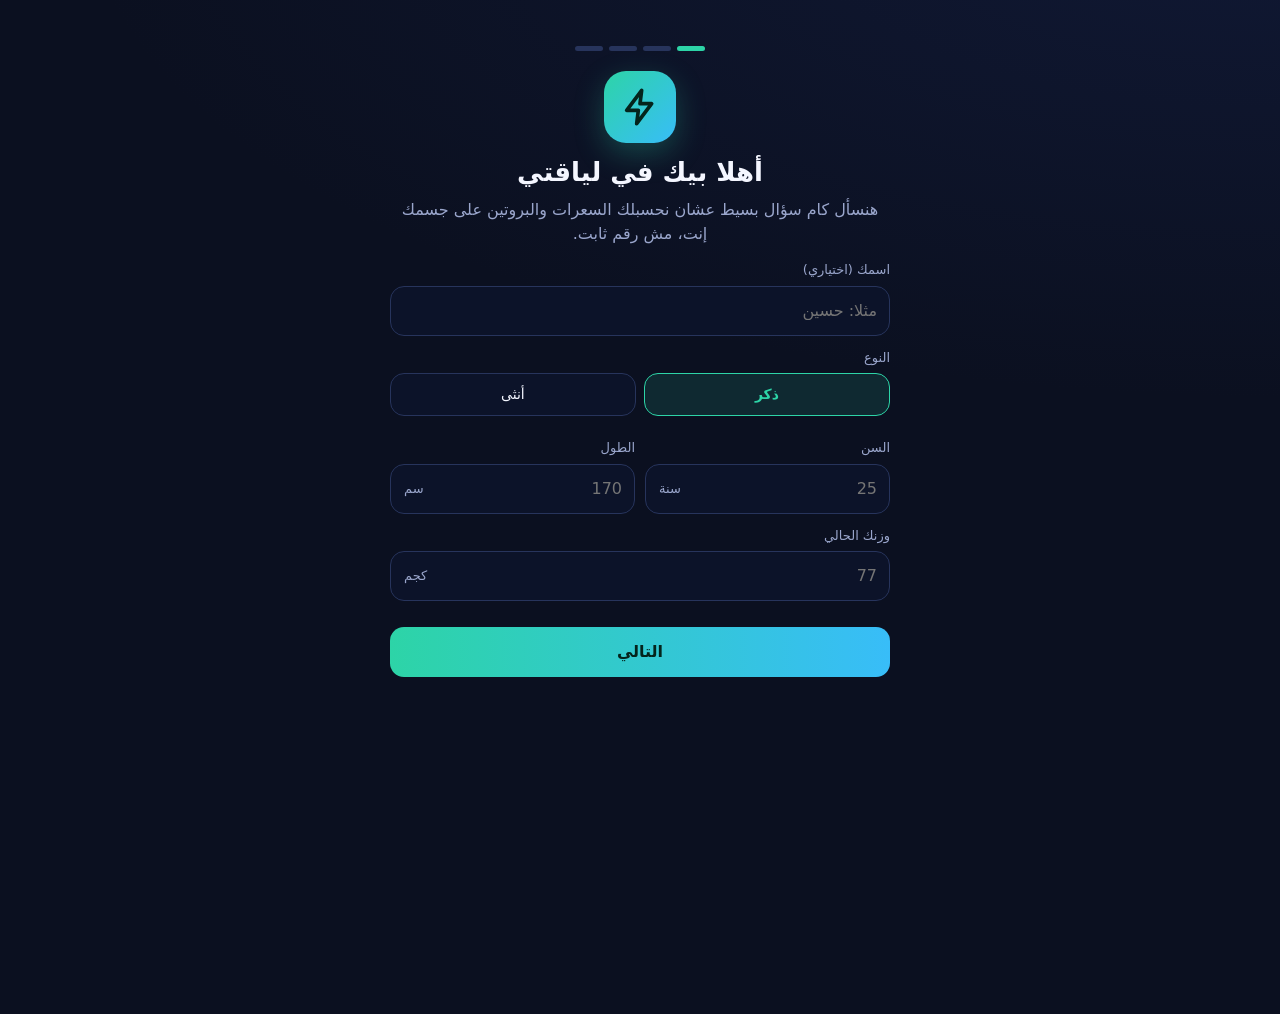
<file: index.html>
<!doctype html>
<html lang="ar" dir="rtl">
<head>
<meta charset="utf-8">
<meta name="viewport" content="width=device-width,initial-scale=1,viewport-fit=cover">
<meta name="theme-color" content="#0b1020">
<link rel="manifest" href="manifest.webmanifest">
<link rel="icon" href="14-icon-192.png">
<link rel="apple-touch-icon" href="14-icon-192.png">
<title>لياقتي</title>
<link rel="stylesheet" href="style.css">
</head>
<body>
<header id="hdr"><div><div class="brand">لياقتي</div><div id="hdrSub" class="sub"></div></div><div id="hdrDate" class="pill"></div></header>
<main id="app"></main>
<nav id="tabs"></nav>
<script src="app.js"></script>
</body>
</html>
</file>
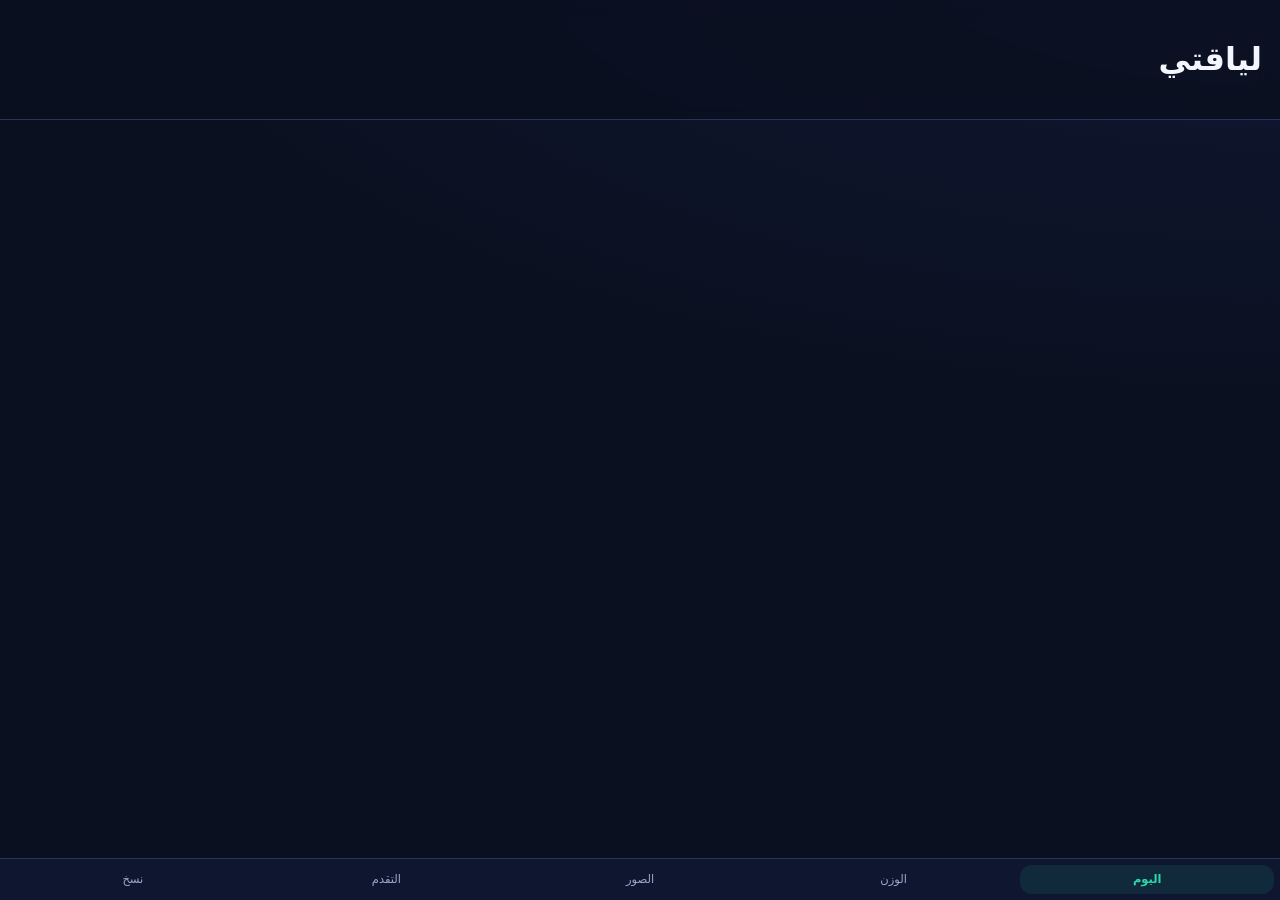
<file: 17-index.html>
<!doctype html>
<html lang="ar" dir="rtl">
<head>
<meta charset="utf-8">
<meta name="viewport" content="width=device-width,initial-scale=1,viewport-fit=cover">
<meta name="theme-color" content="#0f172a">
<link rel="manifest" href="manifest.webmanifest">
<link rel="icon" href="14-icon-192.png">
<link rel="apple-touch-icon" href="14-icon-192.png">
<title>لياقتي</title>
<link rel="stylesheet" href="style.css">
</head>
<body>
<header><h1>لياقتي</h1><span id="hdrDate"></span></header>
<main id="app"></main>
<nav id="tabs">
  <button data-tab="today" class="on">اليوم</button>
  <button data-tab="weight">الوزن</button>
  <button data-tab="photos">الصور</button>
  <button data-tab="progress">التقدم</button>
  <button data-tab="backup">نسخ</button>
</nav>
<script src="app.js"></script>
</body>
</html>
</file>
<file: style.css>
*{box-sizing:border-box;-webkit-tap-highlight-color:transparent}
:root{--bg:#0b1020;--bg2:#121a33;--card:#161f3a;--card2:#1c2748;--line:#27345c;--tx:#f4f6ff;--mut:#9aa6cc;--ac:#2dd4a7;--ac2:#38bdf8;--warn:#fbbf24;--bad:#f87171;--pr:#a78bfa}
html,body{margin:0;background:var(--bg);color:var(--tx);font-family:"Noto Sans Arabic","Segoe UI",system-ui,-apple-system,Roboto,sans-serif;font-size:16px;line-height:1.5}
body{background:radial-gradient(1200px 500px at 100% -10%,#1b2a5e55,transparent),var(--bg);min-height:100vh}
header{position:sticky;top:0;z-index:5;display:flex;justify-content:space-between;align-items:center;padding:14px 18px;background:#0b1020d9;backdrop-filter:blur(10px);border-bottom:1px solid var(--line)}
.brand{font-size:22px;font-weight:800;background:linear-gradient(90deg,var(--ac),var(--ac2));-webkit-background-clip:text;background-clip:text;color:transparent}
.sub{color:var(--mut);font-size:13px}
.pill{background:var(--card);border:1px solid var(--line);padding:4px 12px;border-radius:999px;color:var(--mut);font-size:13px}
main{padding:14px 14px 100px;max-width:560px;margin:0 auto}
nav{position:fixed;bottom:0;left:0;right:0;display:flex;background:#101831f2;backdrop-filter:blur(10px);border-top:1px solid var(--line);padding:6px 6px calc(6px + env(safe-area-inset-bottom));z-index:6}
nav button{flex:1;background:none;border:0;color:var(--mut);padding:6px 2px;font:inherit;font-size:11.5px;display:flex;flex-direction:column;align-items:center;gap:2px;border-radius:12px}
nav button svg{width:24px;height:24px;stroke:currentColor;fill:none;stroke-width:1.8;stroke-linecap:round;stroke-linejoin:round}
nav button.on{color:var(--ac);background:#2dd4a71a;font-weight:700}
.card{background:linear-gradient(180deg,var(--card),#131c36);border:1px solid var(--line);border-radius:20px;padding:16px;margin:0 0 14px;box-shadow:0 8px 24px #0004}
.card h2{margin:0 0 12px;font-size:17px;display:flex;align-items:center;gap:8px}
.card h2 svg{width:20px;height:20px;stroke:var(--ac);fill:none;stroke-width:2;stroke-linecap:round;stroke-linejoin:round}
.row{display:flex;gap:10px;margin:10px 0;align-items:center}
.row>*{min-width:0;flex:1}
label.f{display:block;font-size:13px;color:var(--mut);margin:12px 0 6px}
input,select,textarea{font:inherit;color:var(--tx);background:#0c1329;border:1px solid var(--line);border-radius:14px;padding:12px;width:100%;outline:none}
input:focus,select:focus{border-color:var(--ac)}
input[type=file]{padding:10px}
.btn{font:inherit;font-weight:700;color:#04241c;background:linear-gradient(90deg,var(--ac),var(--ac2));border:0;border-radius:14px;padding:13px;width:100%;cursor:pointer;margin-top:6px}
.btn.sec{background:var(--card2);color:var(--tx);border:1px solid var(--line)}
.btn.del{background:none;color:var(--bad);border:1px solid #f8717144;width:auto;padding:6px 12px;margin:0;font-size:13px}
.btn.small{padding:8px 12px;width:auto}
.seg{display:flex;flex-wrap:wrap;gap:8px}
.seg button{flex:1 1 auto;font:inherit;font-size:14px;color:var(--tx);background:#0c1329;border:1px solid var(--line);border-radius:14px;padding:10px 12px;cursor:pointer;text-align:center}
.seg button small{display:block;color:var(--mut);font-size:11.5px}
.seg button.on{border-color:var(--ac);background:#2dd4a720;color:var(--ac);font-weight:700}
.seg button.on small{color:#9eead3}
.chips{display:flex;gap:8px;overflow-x:auto;padding:2px 0 8px;scrollbar-width:none}
.chips::-webkit-scrollbar{display:none}
.chips button{flex:0 0 auto;font:inherit;font-size:13.5px;color:var(--tx);background:#0c1329;border:1px solid var(--line);border-radius:999px;padding:7px 13px;cursor:pointer;white-space:nowrap}
.chips button.on{border-color:var(--ac2);color:var(--ac2);background:#38bdf81a}
.mut{color:var(--mut);font-size:13px}
.item{display:flex;justify-content:space-between;align-items:center;gap:8px;padding:10px 0;border-top:1px solid var(--line)}
.item:first-of-type{border-top:0}
.ring{position:relative;width:170px;height:170px;margin:4px auto 8px}
.ring svg{width:100%;height:100%;transform:rotate(-90deg);direction:ltr}
.ring .c{position:absolute;inset:0;display:flex;flex-direction:column;align-items:center;justify-content:center}
.ring .c b{font-size:30px;line-height:1.1}
.ring .c span{color:var(--mut);font-size:12.5px}
.macros{display:grid;grid-template-columns:repeat(3,1fr);gap:10px}
.mac{background:#0c1329;border:1px solid var(--line);border-radius:14px;padding:10px;text-align:center}
.mac b{display:block;font-size:17px}
.mac .mut{font-size:12px}
.bar{height:8px;border-radius:8px;background:#0a1124;overflow:hidden;margin:6px 0 0}
.bar>i{display:block;height:100%;background:linear-gradient(90deg,var(--ac),var(--ac2));border-radius:8px}
.bar.over>i{background:var(--bad)}
.bar.pr>i{background:linear-gradient(90deg,var(--pr),var(--ac2))}
.hero{background:linear-gradient(135deg,#143b45,#1b2a5e);border-color:#2b4f7a}
.big{font-size:34px;font-weight:800;line-height:1.1}
.ex{border-top:1px solid var(--line);padding:12px 0}
.ex:first-of-type{border-top:0}
.ex b{display:block;margin-bottom:6px}
.chip{display:inline-block;background:#0c1329;border:1px solid var(--line);border-radius:999px;padding:4px 12px;margin:3px;font-size:14px}
.chip a{color:var(--bad);text-decoration:none;margin-inline-start:6px}
.grid{display:grid;grid-template-columns:repeat(3,1fr);gap:8px}
.grid img{width:100%;aspect-ratio:3/4;object-fit:cover;border-radius:12px;display:block;border:2px solid transparent}
.grid img.sel{border-color:var(--ac)}
.cmp{display:grid;grid-template-columns:1fr 1fr;gap:10px}
.cmp img{width:100%;border-radius:14px}
table{width:100%;border-collapse:collapse;font-size:13.5px}
th,td{padding:9px 3px;text-align:center;border-top:1px solid var(--line)}
th{color:var(--mut);font-weight:500;border-top:0;font-size:12px}
svg.chart{width:100%;height:auto;display:block;direction:ltr}
.toast{position:fixed;bottom:96px;left:50%;transform:translateX(-50%);background:#e8ecff;color:#0b1020;padding:10px 18px;border-radius:12px;z-index:9;font-weight:700}
.note{background:#38bdf812;border:1px solid #38bdf833;border-radius:14px;padding:10px 12px;font-size:13px;color:#cfe9ff;margin-top:10px}
.formula{direction:ltr;text-align:left;font-family:ui-monospace,Menlo,monospace;font-size:12.5px;background:#0c1329;border:1px solid var(--line);border-radius:12px;padding:10px;color:#cdd6ff;margin-top:8px;white-space:pre-wrap}
/* onboarding */
.ob{min-height:100vh;padding:22px 16px 40px;max-width:560px;margin:0 auto}
.dots{display:flex;gap:6px;justify-content:center;margin:10px 0 18px}
.dots i{width:28px;height:5px;border-radius:5px;background:var(--line)}
.dots i.on{background:var(--ac)}
.ob h1{font-size:26px;margin:6px 0}
.ob .lead{color:var(--mut);margin:0 0 14px}
.logo{width:72px;height:72px;border-radius:22px;background:linear-gradient(135deg,var(--ac),var(--ac2));display:flex;align-items:center;justify-content:center;margin:20px auto 10px;box-shadow:0 10px 30px #2dd4a744}
.logo svg{width:40px;height:40px;stroke:#04241c;fill:none;stroke-width:2.2;stroke-linecap:round;stroke-linejoin:round}
.unit{position:relative}
.unit input{padding-inline-end:52px}
.unit span{position:absolute;inset-inline-end:14px;top:50%;transform:translateY(-50%);color:var(--mut);font-size:13px}
.mx{display:grid;gap:10px;margin-top:6px}
.bar.cb>i{background:linear-gradient(90deg,#fbbf24,#f59e0b)}
.bar.ft>i{background:linear-gradient(90deg,#fb7185,#f43f5e)}
#fab{position:fixed;left:14px;bottom:84px;width:54px;height:54px;border-radius:50%;border:0;font-size:24px;background:linear-gradient(135deg,var(--ac),var(--ac2));box-shadow:0 8px 22px #0007;z-index:7;cursor:pointer}
body.onb #fab{display:none}
#chat{position:fixed;inset:0;z-index:20;background:var(--bg);display:none;flex-direction:column;max-width:560px;margin:0 auto}
.chh{display:flex;justify-content:space-between;align-items:center;padding:14px 16px;border-bottom:1px solid var(--line)}
.chm{flex:1;overflow-y:auto;padding:14px;display:flex;flex-direction:column;gap:10px}
.bub{max-width:85%;padding:10px 14px;border-radius:18px;font-size:15px;white-space:pre-wrap}
.bub.u{align-self:flex-start;background:linear-gradient(90deg,var(--ac),var(--ac2));color:#04241c;border-end-start-radius:4px}
.bub.a{align-self:flex-end;background:var(--card2);border-end-end-radius:4px}
.bub.s{align-self:stretch;max-width:100%;background:#2dd4a714;border:1px solid #2dd4a733;font-size:14px}
.bub.s a{color:var(--ac2);margin-inline-start:8px}
.bub.e{align-self:stretch;max-width:100%;background:#f8717115;border:1px solid #f8717144;font-size:14px}
.chf{display:flex;gap:8px;padding:10px 12px calc(10px + env(safe-area-inset-bottom));border-top:1px solid var(--line)}
.chf input{flex:1}
.bi{display:flex;align-items:center;justify-content:center;gap:6px;font-size:14px;padding:11px 6px}
.bi svg{width:18px;height:18px;stroke:currentColor;fill:none;stroke-width:2;stroke-linecap:round;stroke-linejoin:round;flex:none}
#fab svg{width:26px;height:26px;stroke:#04241c;fill:none;stroke-width:2.2;stroke-linecap:round;stroke-linejoin:round}
a.go{display:block;color:inherit;text-decoration:none}
.guide{background:#0f172a;border:1px solid #334155;border-radius:14px;padding:12px;margin:10px 0}
.guide .gh{display:flex;justify-content:space-between;align-items:center}
.guide .gx{background:none;border:0;color:inherit;font-size:18px}
.guide .gimgs{display:flex;gap:6px;margin:8px 0}
.guide .gimgs img{width:50%;border-radius:10px;background:#1e293b;min-height:80px;object-fit:cover}
.guide h3{font-size:14px;margin:10px 0 4px}
.guide ol,.guide ul{margin:0;padding-inline-start:20px;line-height:1.8;font-size:14px}
.guide .gl{display:flex;gap:8px;margin-top:10px}.guide .gl a{flex:1;text-align:center;text-decoration:none;display:block}
.exg{background:none;border:0;color:var(--ac2,#38bdf8);font-size:13px;padding:0 6px;text-decoration:underline}
</file>
